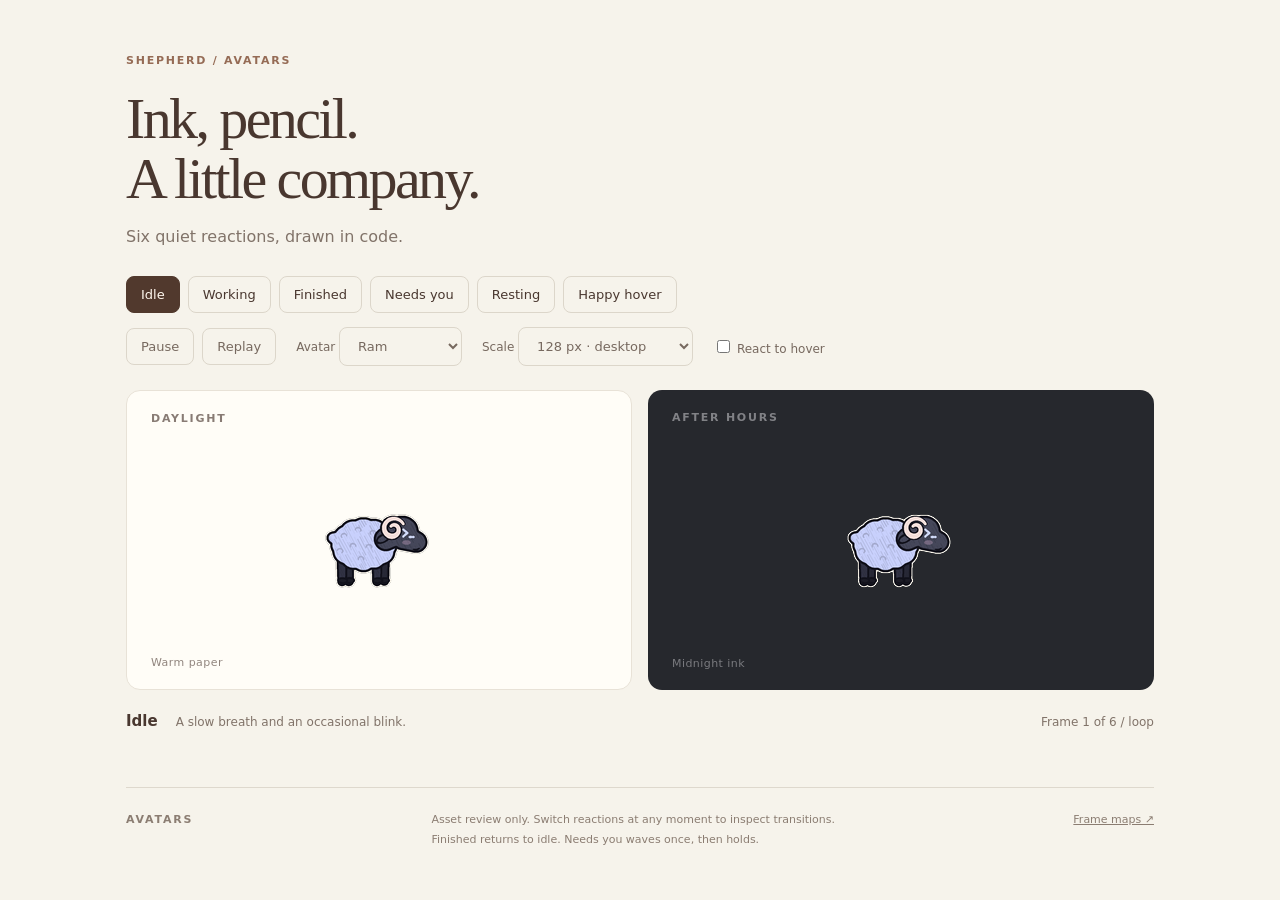
<file: tools/avatars/preview/index.html>
<!doctype html>
<html lang="en">
<head>
  <meta charset="utf-8">
  <meta name="viewport" content="width=device-width, initial-scale=1">
  <title>Shepherd avatars</title>
  <link rel="stylesheet" href="preview.css">
</head>
<body>
  <main>
    <header><p class="eyebrow">SHEPHERD / AVATARS</p><h1>Ink, pencil.<br>A little company.</h1><p class="intro">Six quiet reactions, drawn in code.</p></header>
    <section class="controls" aria-label="Animation controls">
      <div id="animations" aria-label="Choose a reaction"></div>
      <div class="transport">
        <button id="pause" disabled>Pause</button><button id="replay" disabled>Replay</button>
        <label>Avatar <select id="avatar"></select></label>
        <label>Scale <select id="scale"><option value="0.5">64 px · compact</option><option value="1" selected>128 px · desktop</option><option value="1.5">192 px · inspection</option></select></label>
        <label><input type="checkbox" id="hover"> React to hover</label>
      </div>
    </section>
    <section class="stages" aria-label="Light and dark previews">
      <div class="stage light"><span class="stage-label">DAYLIGHT</span><canvas width="128" height="128" aria-label="Shepherd on a light background"></canvas><span class="stage-foot">Warm paper</span></div>
      <div class="stage dark"><span class="stage-label">AFTER HOURS</span><canvas width="128" height="128" aria-label="Shepherd on a dark background"></canvas><span class="stage-foot">Midnight ink</span></div>
    </section>
    <div class="caption"><h2 id="name">Loading sprites…</h2><p id="description" role="status"></p><output id="frame"></output></div>
    <footer><span>AVATARS</span><p>Asset review only. Switch reactions at any moment to inspect transitions.<br>Finished returns to idle. Needs you waves once, then holds.</p><a href="../../../assets/avatars/">Frame maps ↗</a></footer>
  </main>
  <script type="module" src="preview.js"></script>
</body>
</html>
</file>
<file: tools/avatars/preview/preview.css>
:root { color-scheme: light; font-family: ui-sans-serif, system-ui, sans-serif; color: #49372f; background: #f6f3eb; }
* { box-sizing: border-box; }
body { margin: 0; }
main { max-width: 1100px; margin: auto; padding: 54px 36px 28px; }
.eyebrow, .stage-label, .stage-foot, footer > span { font-size: 11px; letter-spacing: .16em; font-weight: 650; }
.eyebrow { color: #956b55; margin: 0 0 22px; }
h1 { font-family: Georgia, serif; font-size: clamp(36px, 5vw, 58px); font-weight: 400; line-height: 1.03; letter-spacing: -.045em; margin: 0; }
.intro { color: #817369; margin: 19px 0 30px; }
#animations, .transport { display: flex; flex-wrap: wrap; gap: 8px; align-items: center; }
button, select { font: inherit; font-size: 13px; border: 1px solid #dcd6ca; background: transparent; color: inherit; border-radius: 8px; padding: 10px 14px; cursor: pointer; }
button[aria-pressed="true"] { background: #51392d; color: #fff8ef; border-color: #51392d; }
button:hover { border-color: #ad6241; }
button:disabled { opacity: .5; cursor: default; }
button:focus-visible, select:focus-visible, input:focus-visible { outline: 3px solid #ca714d; outline-offset: 3px; }
.transport { margin: 14px 0 24px; font-size: 12px; color: #77695f; }
.transport label { margin-left: 12px; }
input { accent-color: #ae5739; }
.stages { display: grid; grid-template-columns: 1fr 1fr; gap: 16px; }
.stage { height: 300px; border-radius: 14px; position: relative; display: grid; place-items: center; overflow: hidden; }
.light { background: #fffdf7; border: 1px solid #e8e2d7; }
.dark { background: #26282d; color: #b2b2b6; }
.stage-label { position: absolute; top: 21px; left: 24px; opacity: .65; }
.stage-foot { position: absolute; bottom: 20px; left: 24px; font-weight: 400; letter-spacing: .04em; opacity: .6; }
canvas { width: 128px; height: 128px; image-rendering: auto; }
.caption { display: grid; grid-template-columns: auto 1fr auto; align-items: baseline; gap: 18px; margin: 22px 0 35px; min-height: 40px; }
h2 { font-size: 15px; font-weight: 600; margin: 0; }
.caption p, output { font-size: 12px; color: #817369; margin: 0; }
output { font-variant-numeric: tabular-nums; }
footer { display: flex; justify-content: space-between; align-items: baseline; gap: 20px; padding-top: 22px; border-top: 1px solid #ded8cd; color: #8b7d72; }
footer p, footer a { font-size: 11px; line-height: 1.8; margin: 0; color: inherit; }
@media (max-width: 640px) { main { padding: 30px 20px; } .stages { grid-template-columns: 1fr; } .stage { height: 260px; } .caption { grid-template-columns: 1fr; gap: 8px; } footer { flex-wrap: wrap; } }
</file>
